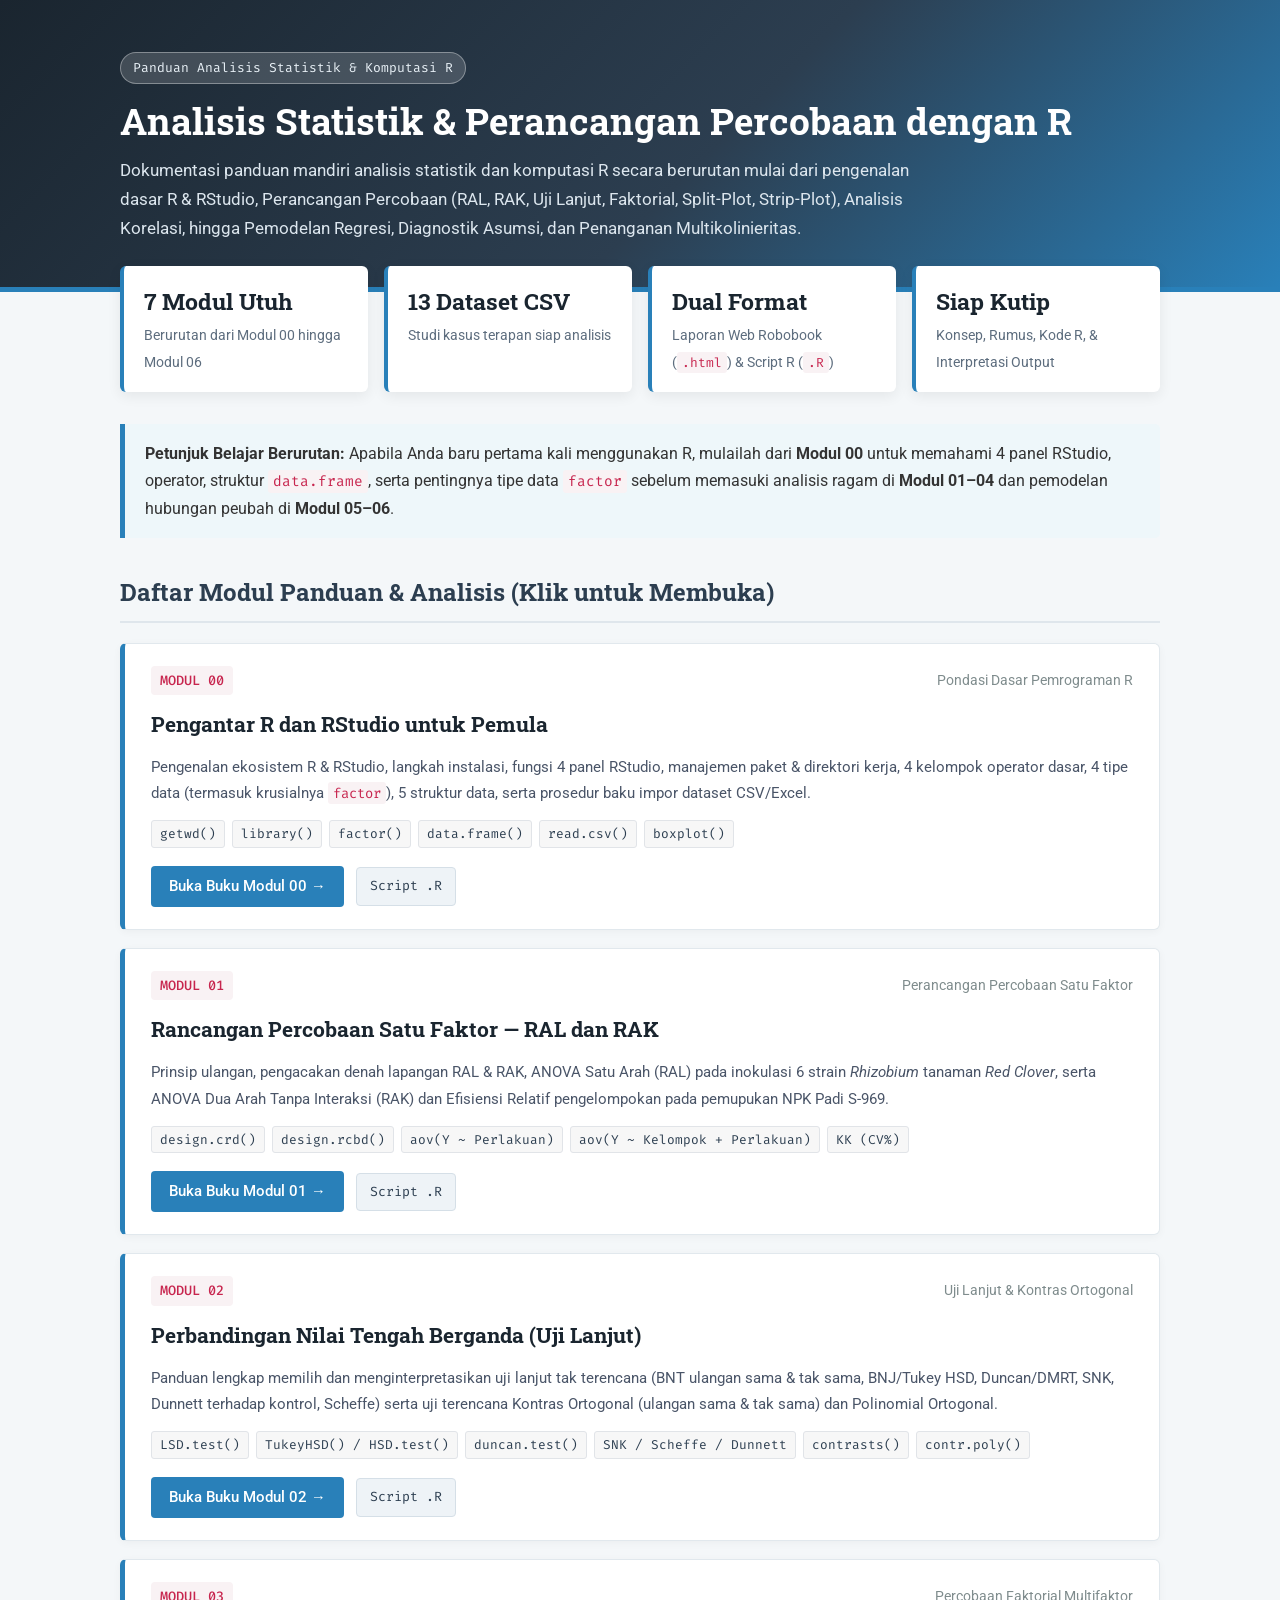
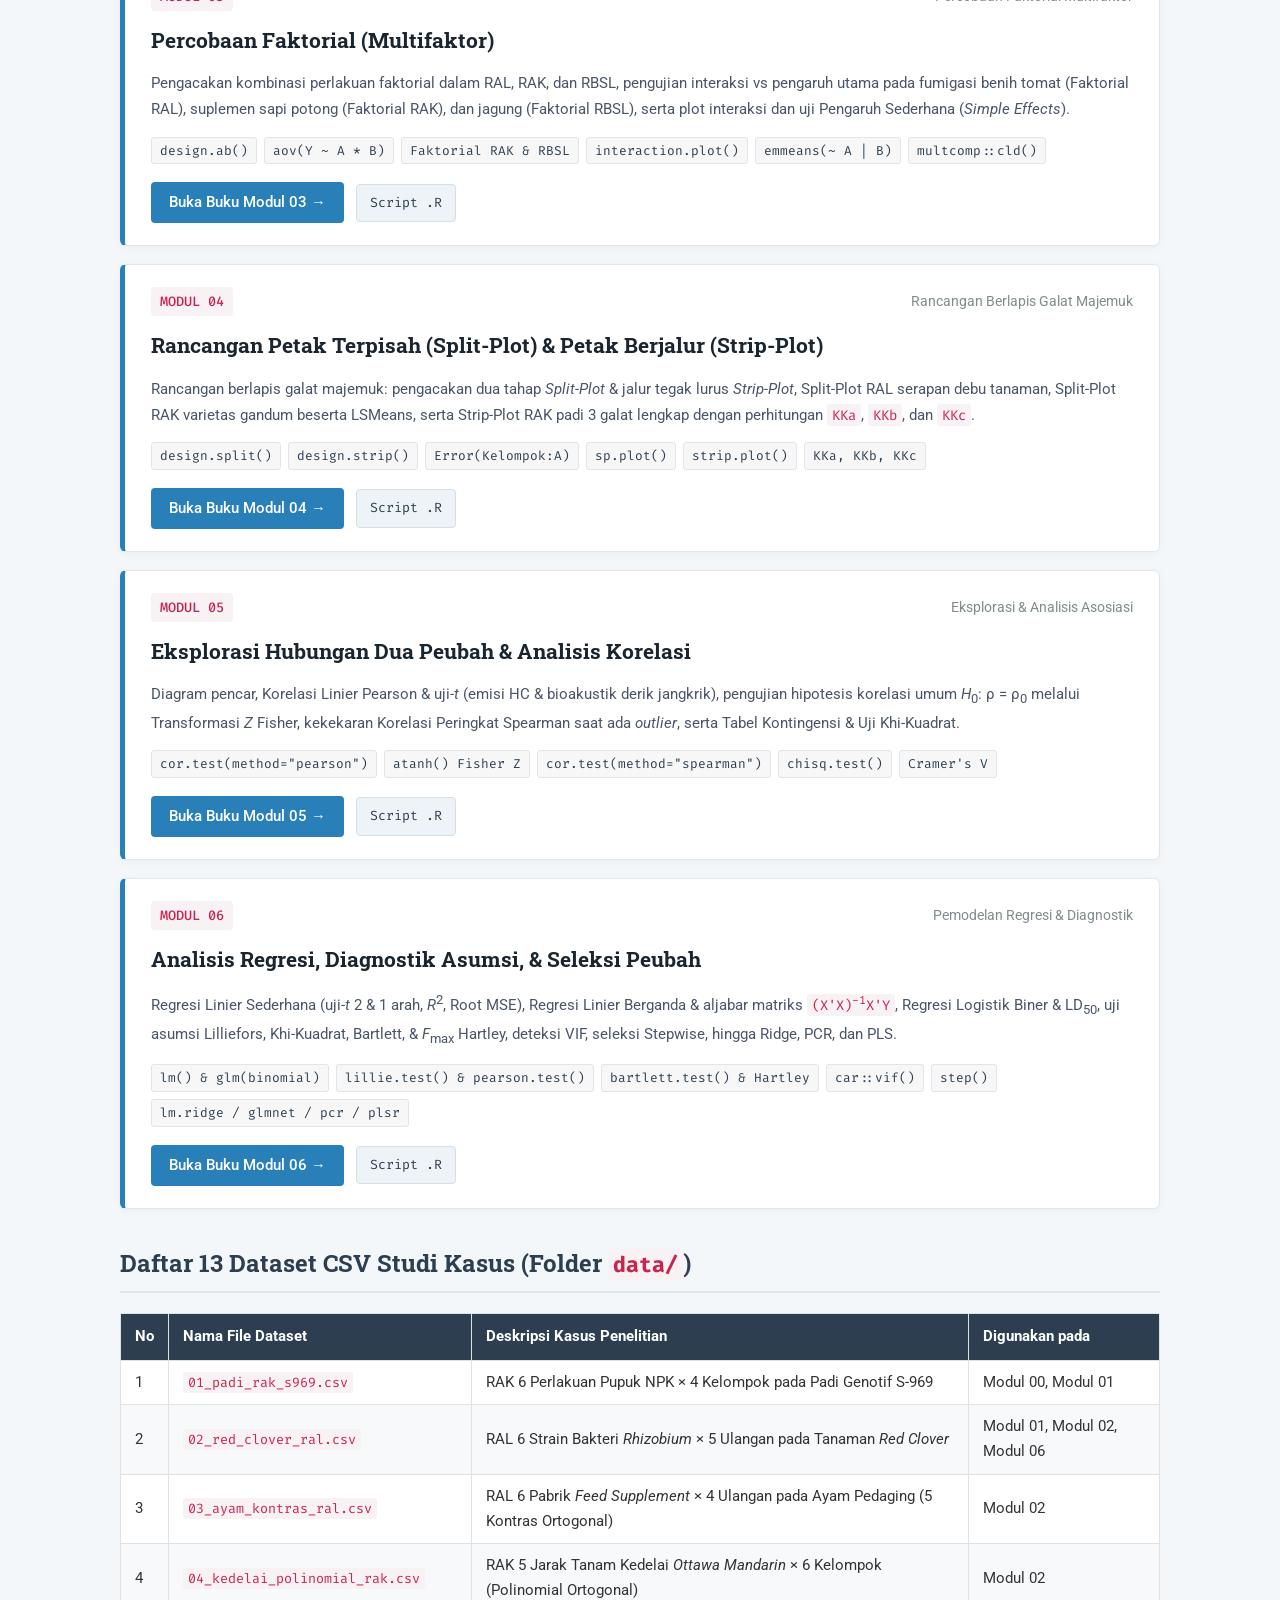
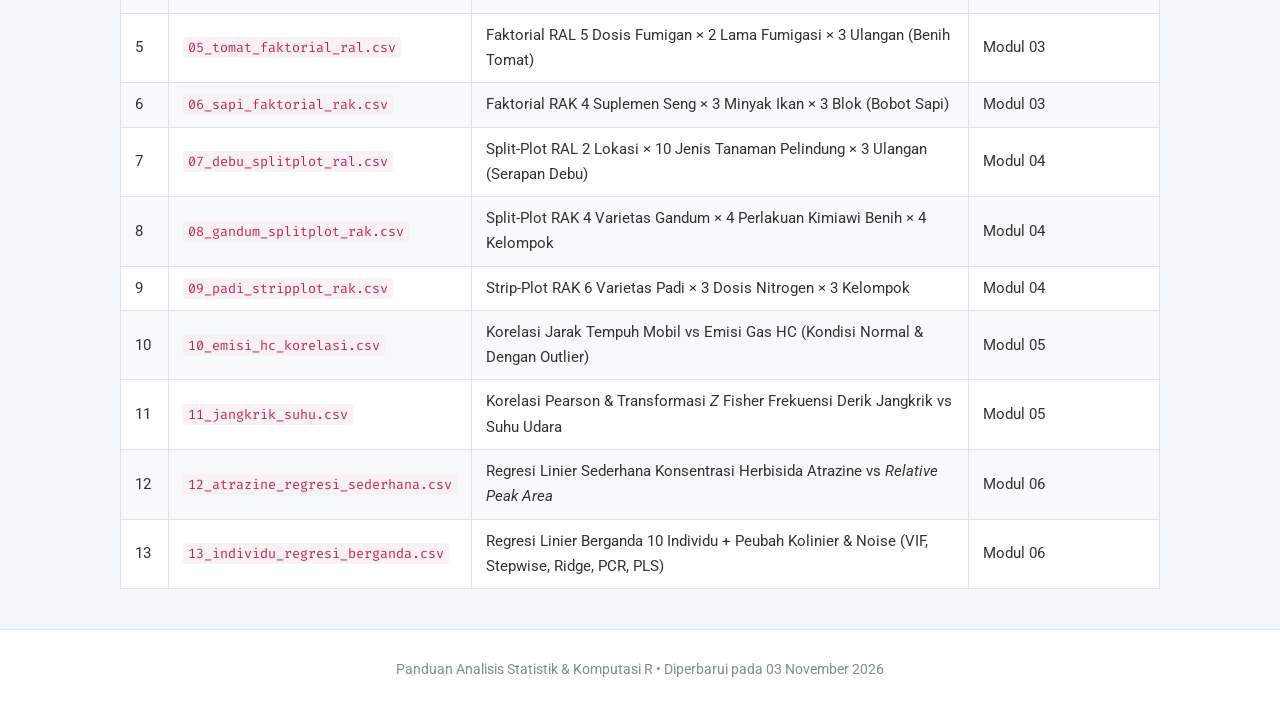
<file: HTML/index.html>
<!DOCTYPE html>
<html lang="id">
<head>
  <meta charset="UTF-8">
  <meta name="viewport" content="width=device-width, initial-scale=1.0">
  <title>Panduan Analisis Statistik &amp; Komputasi R</title>
  <link href="https://fonts.googleapis.com/css?family=Roboto+Slab:400,700|Roboto:300,400,400i,500,700|Fira+Code:400,500&display=swap" rel="stylesheet">
  <style>
    * { box-sizing: border-box; }
    body {
      margin: 0;
      font-family: "Roboto", "Helvetica Neue", Helvetica, Arial, sans-serif;
      background-color: #f4f7f9;
      color: #333333;
      line-height: 1.7;
    }
    .hero {
      background: linear-gradient(135deg, #1a252f 0%, #2c3e50 55%, #2980b9 100%);
      color: #ffffff;
      padding: 52px 24px 44px;
      border-bottom: 5px solid #2980b9;
    }
    .container {
      max-width: 1080px;
      margin: 0 auto;
      padding: 0 20px;
    }
    .badge-top {
      display: inline-block;
      background-color: rgba(255, 255, 255, 0.16);
      border: 1px solid rgba(255, 255, 255, 0.35);
      color: #eaf2f8;
      font-family: "Fira Code", monospace;
      font-size: 13px;
      padding: 4px 12px;
      border-radius: 20px;
      margin-bottom: 14px;
    }
    .hero h1 {
      font-family: "Roboto Slab", Georgia, serif;
      font-size: 2.3em;
      margin: 0 0 12px;
      line-height: 1.25;
    }
    .hero p {
      font-size: 1.06em;
      max-width: 820px;
      margin: 0;
      color: #dce6ee;
    }
    .stats-bar {
      display: grid;
      grid-template-columns: repeat(auto-fit, minmax(200px, 1fr));
      gap: 16px;
      margin: -26px auto 32px;
    }
    .stat-box {
      background: #ffffff;
      border-radius: 6px;
      padding: 16px 20px;
      box-shadow: 0 4px 14px rgba(0, 0, 0, 0.07);
      border-left: 4px solid #2980b9;
    }
    .stat-box strong {
      display: block;
      font-family: "Roboto Slab", serif;
      font-size: 1.45em;
      color: #1a252f;
    }
    .stat-box span {
      font-size: 0.9em;
      color: #5d6d7e;
    }
    .section-title {
      font-family: "Roboto Slab", Georgia, serif;
      color: #2c3e50;
      border-bottom: 2px solid #dfe6ec;
      padding-bottom: 8px;
      margin: 34px 0 20px;
    }
    .module-grid {
      display: grid;
      grid-template-columns: 1fr;
      gap: 18px;
    }
    .module-card {
      background: #ffffff;
      border: 1px solid #e1e8ed;
      border-left: 5px solid #2980b9;
      border-radius: 6px;
      padding: 22px 26px;
      box-shadow: 0 2px 8px rgba(0, 0, 0, 0.04);
      transition: transform 0.15s ease, box-shadow 0.15s ease;
      display: flex;
      flex-direction: column;
      gap: 10px;
    }
    .module-card:hover {
      transform: translateY(-2px);
      box-shadow: 0 8px 20px rgba(41, 128, 185, 0.13);
    }
    .module-header {
      display: flex;
      justify-content: space-between;
      align-items: baseline;
      flex-wrap: wrap;
      gap: 8px;
    }
    .module-num {
      font-family: "Fira Code", monospace;
      font-size: 0.85em;
      font-weight: 500;
      color: #c7254e;
      background: #f9f2f4;
      padding: 3px 9px;
      border-radius: 4px;
    }
    .module-topic {
      font-size: 0.85em;
      color: #7f8c8d;
    }
    .module-card h3 {
      font-family: "Roboto Slab", Georgia, serif;
      margin: 2px 0;
      font-size: 1.3em;
      color: #1a252f;
    }
    .module-card h3 a {
      color: #1a252f;
      text-decoration: none;
    }
    .module-card h3 a:hover {
      color: #2980b9;
    }
    .module-desc {
      margin: 0;
      color: #4a5568;
      font-size: 0.96em;
    }
    .tag-list {
      display: flex;
      flex-wrap: wrap;
      gap: 7px;
      margin-top: 4px;
    }
    .tag {
      font-family: "Fira Code", monospace;
      font-size: 0.8em;
      background-color: #f7f7f7;
      border: 1px solid #e1e4e8;
      color: #2c3e50;
      padding: 2px 8px;
      border-radius: 3px;
    }
    .card-actions {
      margin-top: 8px;
      display: flex;
      flex-wrap: wrap;
      gap: 12px;
      align-items: center;
    }
    .btn-open {
      display: inline-block;
      background-color: #2980b9;
      color: #ffffff;
      text-decoration: none;
      font-weight: 500;
      font-size: 0.92em;
      padding: 8px 18px;
      border-radius: 4px;
      transition: background-color 0.15s ease;
    }
    .btn-open:hover {
      background-color: #1f6391;
    }
    .btn-script {
      display: inline-block;
      color: #2c3e50;
      background-color: #eef3f7;
      text-decoration: none;
      font-family: "Fira Code", monospace;
      font-size: 0.83em;
      padding: 7px 13px;
      border-radius: 4px;
      border: 1px solid #d5dfe7;
    }
    .btn-script:hover {
      background-color: #dfe9f1;
    }
    .info-callout {
      background-color: #eef7fa;
      border-left: 5px solid #2980b9;
      padding: 16px 20px;
      margin: 28px 0;
      border-radius: 0 5px 5px 0;
    }
    table {
      width: 100%;
      border-collapse: collapse;
      background: #ffffff;
      margin: 16px 0 36px;
      font-size: 0.93em;
    }
    th {
      background-color: #2c3e50;
      color: #ffffff;
      text-align: left;
      padding: 10px 14px;
      border: 1px solid #dfe2e5;
    }
    td {
      padding: 9px 14px;
      border: 1px solid #dfe2e5;
    }
    tr:nth-child(even) { background-color: #f8f9fa; }
    code {
      font-family: "Fira Code", monospace;
      color: #c7254e;
      background: #f9f2f4;
      padding: 2px 5px;
      border-radius: 3px;
      font-size: 90%;
    }
    footer {
      text-align: center;
      padding: 28px 20px;
      color: #7f8c8d;
      font-size: 0.9em;
      border-top: 1px solid #e1e8ed;
      margin-top: 40px;
      background: #ffffff;
    }
  </style>
</head>
<body>

  <header class="hero">
    <div class="container">
      <div class="badge-top">Panduan Analisis Statistik &amp; Komputasi R</div>
      <h1>Analisis Statistik &amp; Perancangan Percobaan dengan R</h1>
      <p>Dokumentasi panduan mandiri analisis statistik dan komputasi R secara berurutan mulai dari pengenalan dasar R &amp; RStudio, Perancangan Percobaan (RAL, RAK, Uji Lanjut, Faktorial, Split-Plot, Strip-Plot), Analisis Korelasi, hingga Pemodelan Regresi, Diagnostik Asumsi, dan Penanganan Multikolinieritas.</p>
    </div>
  </header>

  <main class="container">
    <section class="stats-bar">
      <div class="stat-box">
        <strong>7 Modul Utuh</strong>
        <span>Berurutan dari Modul 00 hingga Modul 06</span>
      </div>
      <div class="stat-box">
        <strong>13 Dataset CSV</strong>
        <span>Studi kasus terapan siap analisis</span>
      </div>
      <div class="stat-box">
        <strong>Dual Format</strong>
        <span>Laporan Web Robobook (<code>.html</code>) &amp; Script R (<code>.R</code>)</span>
      </div>
      <div class="stat-box">
        <strong>Siap Kutip</strong>
        <span>Konsep, Rumus, Kode R, &amp; Interpretasi Output</span>
      </div>
    </section>

    <div class="info-callout">
      <strong>Petunjuk Belajar Berurutan:</strong> Apabila Anda baru pertama kali menggunakan R, mulailah dari <strong>Modul 00</strong> untuk memahami 4 panel RStudio, operator, struktur <code>data.frame</code>, serta pentingnya tipe data <code>factor</code> sebelum memasuki analisis ragam di <strong>Modul 01–04</strong> dan pemodelan hubungan peubah di <strong>Modul 05–06</strong>.
    </div>

    <h2 class="section-title">Daftar Modul Panduan &amp; Analisis (Klik untuk Membuka)</h2>

    <div class="module-grid">

      <article class="module-card">
        <div class="module-header">
          <span class="module-num">MODUL 00</span>
          <span class="module-topic">Pondasi Dasar Pemrograman R</span>
        </div>
        <h3><a href="Modul_00_Pengantar_R_dan_RStudio.html">Pengantar R dan RStudio untuk Pemula</a></h3>
        <p class="module-desc">Pengenalan ekosistem R &amp; RStudio, langkah instalasi, fungsi 4 panel RStudio, manajemen paket &amp; direktori kerja, 4 kelompok operator dasar, 4 tipe data (termasuk krusialnya <code>factor</code>), 5 struktur data, serta prosedur baku impor dataset CSV/Excel.</p>
        <div class="tag-list">
          <span class="tag">getwd()</span>
          <span class="tag">library()</span>
          <span class="tag">factor()</span>
          <span class="tag">data.frame()</span>
          <span class="tag">read.csv()</span>
          <span class="tag">boxplot()</span>
        </div>
        <div class="card-actions">
          <a class="btn-open" href="Modul_00_Pengantar_R_dan_RStudio.html">Buka Buku Modul 00 &rarr;</a>
          <a class="btn-script" href="../scripts/Modul_00_Pengantar_R_dan_RStudio.R">Script .R</a>
        </div>
      </article>

      <article class="module-card">
        <div class="module-header">
          <span class="module-num">MODUL 01</span>
          <span class="module-topic">Perancangan Percobaan Satu Faktor</span>
        </div>
        <h3><a href="Modul_01_Rancangan_Satu_Faktor_RAL_dan_RAK.html">Rancangan Percobaan Satu Faktor — RAL dan RAK</a></h3>
        <p class="module-desc">Prinsip ulangan, pengacakan denah lapangan RAL &amp; RAK, ANOVA Satu Arah (RAL) pada inokulasi 6 strain <em>Rhizobium</em> tanaman <em>Red Clover</em>, serta ANOVA Dua Arah Tanpa Interaksi (RAK) dan Efisiensi Relatif pengelompokan pada pemupukan NPK Padi S-969.</p>
        <div class="tag-list">
          <span class="tag">design.crd()</span>
          <span class="tag">design.rcbd()</span>
          <span class="tag">aov(Y ~ Perlakuan)</span>
          <span class="tag">aov(Y ~ Kelompok + Perlakuan)</span>
          <span class="tag">KK (CV%)</span>
        </div>
        <div class="card-actions">
          <a class="btn-open" href="Modul_01_Rancangan_Satu_Faktor_RAL_dan_RAK.html">Buka Buku Modul 01 &rarr;</a>
          <a class="btn-script" href="../scripts/Modul_01_Rancangan_Satu_Faktor_RAL_dan_RAK.R">Script .R</a>
        </div>
      </article>

      <article class="module-card">
        <div class="module-header">
          <span class="module-num">MODUL 02</span>
          <span class="module-topic">Uji Lanjut &amp; Kontras Ortogonal</span>
        </div>
        <h3><a href="Modul_02_Uji_Lanjut_Perbandingan_Berganda.html">Perbandingan Nilai Tengah Berganda (Uji Lanjut)</a></h3>
        <p class="module-desc">Panduan lengkap memilih dan menginterpretasikan uji lanjut tak terencana (BNT ulangan sama &amp; tak sama, BNJ/Tukey HSD, Duncan/DMRT, SNK, Dunnett terhadap kontrol, Scheffe) serta uji terencana Kontras Ortogonal (ulangan sama &amp; tak sama) dan Polinomial Ortogonal.</p>
        <div class="tag-list">
          <span class="tag">LSD.test()</span>
          <span class="tag">TukeyHSD() / HSD.test()</span>
          <span class="tag">duncan.test()</span>
          <span class="tag">SNK / Scheffe / Dunnett</span>
          <span class="tag">contrasts()</span>
          <span class="tag">contr.poly()</span>
        </div>
        <div class="card-actions">
          <a class="btn-open" href="Modul_02_Uji_Lanjut_Perbandingan_Berganda.html">Buka Buku Modul 02 &rarr;</a>
          <a class="btn-script" href="../scripts/Modul_02_Uji_Lanjut_Perbandingan_Berganda.R">Script .R</a>
        </div>
      </article>

      <article class="module-card">
        <div class="module-header">
          <span class="module-num">MODUL 03</span>
          <span class="module-topic">Percobaan Faktorial Multifaktor</span>
        </div>
        <h3><a href="Modul_03_Percobaan_Faktorial_Multifaktor.html">Percobaan Faktorial (Multifaktor)</a></h3>
        <p class="module-desc">Pengacakan kombinasi perlakuan faktorial dalam RAL, RAK, dan RBSL, pengujian interaksi vs pengaruh utama pada fumigasi benih tomat (Faktorial RAL), suplemen sapi potong (Faktorial RAK), dan jagung (Faktorial RBSL), serta plot interaksi dan uji Pengaruh Sederhana (<em>Simple Effects</em>).</p>
        <div class="tag-list">
          <span class="tag">design.ab()</span>
          <span class="tag">aov(Y ~ A * B)</span>
          <span class="tag">Faktorial RAK &amp; RBSL</span>
          <span class="tag">interaction.plot()</span>
          <span class="tag">emmeans(~ A | B)</span>
          <span class="tag">multcomp::cld()</span>
        </div>
        <div class="card-actions">
          <a class="btn-open" href="Modul_03_Percobaan_Faktorial_Multifaktor.html">Buka Buku Modul 03 &rarr;</a>
          <a class="btn-script" href="../scripts/Modul_03_Percobaan_Faktorial_Multifaktor.R">Script .R</a>
        </div>
      </article>

      <article class="module-card">
        <div class="module-header">
          <span class="module-num">MODUL 04</span>
          <span class="module-topic">Rancangan Berlapis Galat Majemuk</span>
        </div>
        <h3><a href="Modul_04_Rancangan_Split_Plot_dan_Strip_Plot.html">Rancangan Petak Terpisah (Split-Plot) &amp; Petak Berjalur (Strip-Plot)</a></h3>
        <p class="module-desc">Rancangan berlapis galat majemuk: pengacakan dua tahap <em>Split-Plot</em> &amp; jalur tegak lurus <em>Strip-Plot</em>, Split-Plot RAL serapan debu tanaman, Split-Plot RAK varietas gandum beserta LSMeans, serta Strip-Plot RAK padi 3 galat lengkap dengan perhitungan <code>KKa</code>, <code>KKb</code>, dan <code>KKc</code>.</p>
        <div class="tag-list">
          <span class="tag">design.split()</span>
          <span class="tag">design.strip()</span>
          <span class="tag">Error(Kelompok:A)</span>
          <span class="tag">sp.plot()</span>
          <span class="tag">strip.plot()</span>
          <span class="tag">KKa, KKb, KKc</span>
        </div>
        <div class="card-actions">
          <a class="btn-open" href="Modul_04_Rancangan_Split_Plot_dan_Strip_Plot.html">Buka Buku Modul 04 &rarr;</a>
          <a class="btn-script" href="../scripts/Modul_04_Rancangan_Split_Plot_dan_Strip_Plot.R">Script .R</a>
        </div>
      </article>

      <article class="module-card">
        <div class="module-header">
          <span class="module-num">MODUL 05</span>
          <span class="module-topic">Eksplorasi &amp; Analisis Asosiasi</span>
        </div>
        <h3><a href="Modul_05_Eksplorasi_dan_Analisis_Korelasi.html">Eksplorasi Hubungan Dua Peubah &amp; Analisis Korelasi</a></h3>
        <p class="module-desc">Diagram pencar, Korelasi Linier Pearson &amp; uji-<em>t</em> (emisi HC &amp; bioakustik derik jangkrik), pengujian hipotesis korelasi umum <em>H</em><sub>0</sub>: &rho; = &rho;<sub>0</sub> melalui Transformasi <em>Z</em> Fisher, kekekaran Korelasi Peringkat Spearman saat ada <em>outlier</em>, serta Tabel Kontingensi &amp; Uji Khi-Kuadrat.</p>
        <div class="tag-list">
          <span class="tag">cor.test(method="pearson")</span>
          <span class="tag">atanh() Fisher Z</span>
          <span class="tag">cor.test(method="spearman")</span>
          <span class="tag">chisq.test()</span>
          <span class="tag">Cramer's V</span>
        </div>
        <div class="card-actions">
          <a class="btn-open" href="Modul_05_Eksplorasi_dan_Analisis_Korelasi.html">Buka Buku Modul 05 &rarr;</a>
          <a class="btn-script" href="../scripts/Modul_05_Eksplorasi_dan_Analisis_Korelasi.R">Script .R</a>
        </div>
      </article>

      <article class="module-card">
        <div class="module-header">
          <span class="module-num">MODUL 06</span>
          <span class="module-topic">Pemodelan Regresi &amp; Diagnostik</span>
        </div>
        <h3><a href="Modul_06_Analisis_Regresi_Diagnostik_dan_Seleksi_Peubah.html">Analisis Regresi, Diagnostik Asumsi, &amp; Seleksi Peubah</a></h3>
        <p class="module-desc">Regresi Linier Sederhana (uji-<em>t</em> 2 &amp; 1 arah, <em>R</em><sup>2</sup>, Root MSE), Regresi Linier Berganda &amp; aljabar matriks <code>(X'X)<sup>-1</sup>X'Y</code>, Regresi Logistik Biner &amp; LD<sub>50</sub>, uji asumsi Lilliefors, Khi-Kuadrat, Bartlett, &amp; <em>F</em><sub>max</sub> Hartley, deteksi VIF, seleksi Stepwise, hingga Ridge, PCR, dan PLS.</p>
        <div class="tag-list">
          <span class="tag">lm() &amp; glm(binomial)</span>
          <span class="tag">lillie.test() &amp; pearson.test()</span>
          <span class="tag">bartlett.test() &amp; Hartley</span>
          <span class="tag">car::vif()</span>
          <span class="tag">step()</span>
          <span class="tag">lm.ridge / glmnet / pcr / plsr</span>
        </div>
        <div class="card-actions">
          <a class="btn-open" href="Modul_06_Analisis_Regresi_Diagnostik_dan_Seleksi_Peubah.html">Buka Buku Modul 06 &rarr;</a>
          <a class="btn-script" href="../scripts/Modul_06_Analisis_Regresi_Diagnostik_dan_Seleksi_Peubah.R">Script .R</a>
        </div>
      </article>

    </div>

    <h2 class="section-title">Daftar 13 Dataset CSV Studi Kasus (Folder <code>data/</code>)</h2>
    <table>
      <thead>
        <tr>
          <th>No</th>
          <th>Nama File Dataset</th>
          <th>Deskripsi Kasus Penelitian</th>
          <th>Digunakan pada</th>
        </tr>
      </thead>
      <tbody>
        <tr><td>1</td><td><code>01_padi_rak_s969.csv</code></td><td>RAK 6 Perlakuan Pupuk NPK &times; 4 Kelompok pada Padi Genotif S-969</td><td>Modul 00, Modul 01</td></tr>
        <tr><td>2</td><td><code>02_red_clover_ral.csv</code></td><td>RAL 6 Strain Bakteri <em>Rhizobium</em> &times; 5 Ulangan pada Tanaman <em>Red Clover</em></td><td>Modul 01, Modul 02, Modul 06</td></tr>
        <tr><td>3</td><td><code>03_ayam_kontras_ral.csv</code></td><td>RAL 6 Pabrik <em>Feed Supplement</em> &times; 4 Ulangan pada Ayam Pedaging (5 Kontras Ortogonal)</td><td>Modul 02</td></tr>
        <tr><td>4</td><td><code>04_kedelai_polinomial_rak.csv</code></td><td>RAK 5 Jarak Tanam Kedelai <em>Ottawa Mandarin</em> &times; 6 Kelompok (Polinomial Ortogonal)</td><td>Modul 02</td></tr>
        <tr><td>5</td><td><code>05_tomat_faktorial_ral.csv</code></td><td>Faktorial RAL 5 Dosis Fumigan &times; 2 Lama Fumigasi &times; 3 Ulangan (Benih Tomat)</td><td>Modul 03</td></tr>
        <tr><td>6</td><td><code>06_sapi_faktorial_rak.csv</code></td><td>Faktorial RAK 4 Suplemen Seng &times; 3 Minyak Ikan &times; 3 Blok (Bobot Sapi)</td><td>Modul 03</td></tr>
        <tr><td>7</td><td><code>07_debu_splitplot_ral.csv</code></td><td>Split-Plot RAL 2 Lokasi &times; 10 Jenis Tanaman Pelindung &times; 3 Ulangan (Serapan Debu)</td><td>Modul 04</td></tr>
        <tr><td>8</td><td><code>08_gandum_splitplot_rak.csv</code></td><td>Split-Plot RAK 4 Varietas Gandum &times; 4 Perlakuan Kimiawi Benih &times; 4 Kelompok</td><td>Modul 04</td></tr>
        <tr><td>9</td><td><code>09_padi_stripplot_rak.csv</code></td><td>Strip-Plot RAK 6 Varietas Padi &times; 3 Dosis Nitrogen &times; 3 Kelompok</td><td>Modul 04</td></tr>
        <tr><td>10</td><td><code>10_emisi_hc_korelasi.csv</code></td><td>Korelasi Jarak Tempuh Mobil vs Emisi Gas HC (Kondisi Normal &amp; Dengan Outlier)</td><td>Modul 05</td></tr>
        <tr><td>11</td><td><code>11_jangkrik_suhu.csv</code></td><td>Korelasi Pearson &amp; Transformasi <em>Z</em> Fisher Frekuensi Derik Jangkrik vs Suhu Udara</td><td>Modul 05</td></tr>
        <tr><td>12</td><td><code>12_atrazine_regresi_sederhana.csv</code></td><td>Regresi Linier Sederhana Konsentrasi Herbisida Atrazine vs <em>Relative Peak Area</em></td><td>Modul 06</td></tr>
        <tr><td>13</td><td><code>13_individu_regresi_berganda.csv</code></td><td>Regresi Linier Berganda 10 Individu + Peubah Kolinier &amp; Noise (VIF, Stepwise, Ridge, PCR, PLS)</td><td>Modul 06</td></tr>
      </tbody>
    </table>
  </main>

  <footer>
    Panduan Analisis Statistik &amp; Komputasi R &bull; Diperbarui pada 03 November 2026
  </footer>

</body>
</html>
</file>
